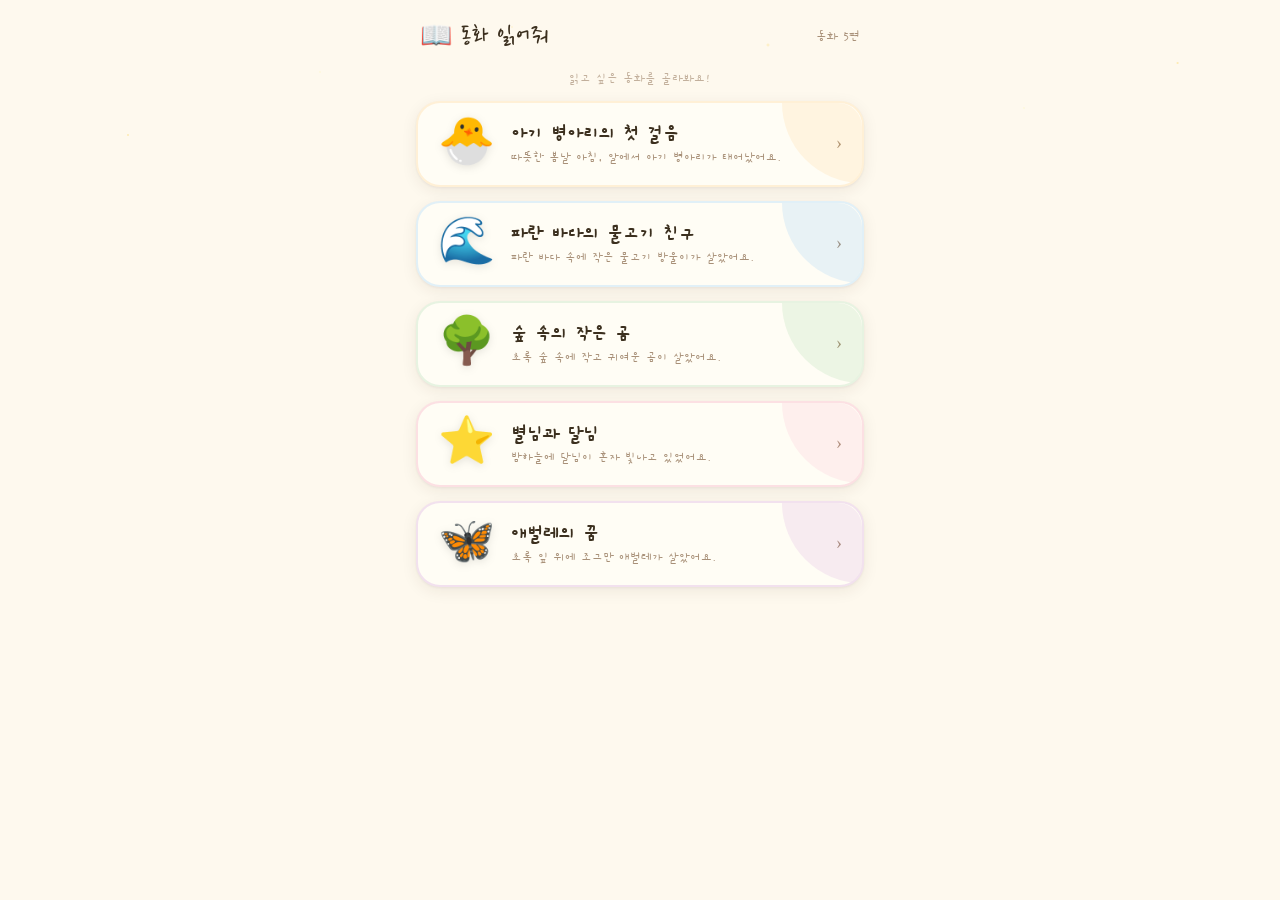
<file: story-reader.html>
<!DOCTYPE html>
<html lang="ko">
<head>
<meta charset="UTF-8">
<meta name="viewport" content="width=device-width, initial-scale=1.0, viewport-fit=cover">
<meta name="apple-mobile-web-app-capable" content="yes">
<meta name="apple-mobile-web-app-status-bar-style" content="black-translucent">
<meta name="apple-mobile-web-app-title" content="동화읽기">
<title>🌙 동화 읽어줘</title>
<link href="https://fonts.googleapis.com/css2?family=Gaegu:wght@400;700&family=Nanum+Pen+Script&display=swap" rel="stylesheet">
<style>
:root {
  --sky: #fef9ee;
  --cloud: #fff8e7;
  --paper: #fffdf5;
  --ink: #3b2f1e;
  --ink2: #6b5540;
  --ink3: #a89078;
  --accent: #ff7043;
  --accent2: #ffb74d;
  --green: #66bb6a;
  --blue: #42a5f5;
  --pink: #f48fb1;
  --purple: #ba68c8;
  --highlight: rgba(255, 220, 80, 0.45);
  --highlight-active: rgba(255, 180, 40, 0.6);
  --safe-top: env(safe-area-inset-top, 0px);
  --safe-bottom: env(safe-area-inset-bottom, 0px);
}

* { box-sizing: border-box; margin: 0; padding: 0; -webkit-tap-highlight-color: transparent; }

body {
  font-family: 'Gaegu', cursive;
  background: var(--sky);
  color: var(--ink);
  min-height: 100vh;
  overflow-x: hidden;
}

/* Starry bg dots */
body::before {
  content: '';
  position: fixed;
  inset: 0;
  background-image:
    radial-gradient(1.5px 1.5px at 10% 15%, #ffd54f88 0%, transparent 100%),
    radial-gradient(1px 1px at 25% 8%, #fff59d88 0%, transparent 100%),
    radial-gradient(2px 2px at 60% 5%, #ffe08288 0%, transparent 100%),
    radial-gradient(1px 1px at 80% 12%, #fff59d88 0%, transparent 100%),
    radial-gradient(1.5px 1.5px at 92% 7%, #ffd54f88 0%, transparent 100%),
    radial-gradient(1px 1px at 40% 3%, #ffe08288 0%, transparent 100%);
  pointer-events: none;
  z-index: 0;
}

.app {
  max-width: 480px;
  margin: 0 auto;
  padding: calc(var(--safe-top) + 12px) 0 calc(var(--safe-bottom) + 80px);
  position: relative;
  z-index: 1;
}

/* Top bar */
.topbar {
  display: flex;
  align-items: center;
  justify-content: space-between;
  padding: 8px 20px 12px;
}

.app-title {
  font-family: 'Nanum Pen Script', cursive;
  font-size: 26px;
  color: var(--ink);
  letter-spacing: 1px;
}

.story-count {
  font-size: 13px;
  color: var(--ink3);
}

/* Story list (home) */
.story-list {
  padding: 0 16px;
  display: flex;
  flex-direction: column;
  gap: 14px;
}

.story-card {
  background: var(--paper);
  border-radius: 24px;
  padding: 18px 20px;
  border: 2.5px solid transparent;
  cursor: pointer;
  transition: transform 0.15s, box-shadow 0.15s;
  box-shadow: 0 4px 16px rgba(60,40,20,0.08), 0 1px 3px rgba(60,40,20,0.06);
  display: flex;
  align-items: center;
  gap: 16px;
  position: relative;
  overflow: hidden;
}

.story-card::before {
  content: '';
  position: absolute;
  top: 0; right: 0;
  width: 80px; height: 80px;
  border-radius: 0 24px 0 80px;
  opacity: 0.12;
}

.story-card.c1 { border-color: #ffcc8044; }
.story-card.c1::before { background: var(--accent2); }
.story-card.c2 { border-color: #90caf944; }
.story-card.c2::before { background: var(--blue); }
.story-card.c3 { border-color: #a5d6a744; }
.story-card.c3::before { background: var(--green); }
.story-card.c4 { border-color: #f48fb144; }
.story-card.c4::before { background: var(--pink); }
.story-card.c5 { border-color: #ce93d844; }
.story-card.c5::before { background: var(--purple); }

.story-card:active { transform: scale(0.97); }

.story-emoji {
  font-size: 46px;
  line-height: 1;
  flex-shrink: 0;
  filter: drop-shadow(0 2px 4px rgba(0,0,0,0.1));
}

.story-info { flex: 1; min-width: 0; }

.story-title {
  font-size: 20px;
  font-weight: 700;
  color: var(--ink);
  margin-bottom: 4px;
  line-height: 1.2;
}

.story-preview {
  font-size: 13px;
  color: var(--ink3);
  white-space: nowrap;
  overflow: hidden;
  text-overflow: ellipsis;
}

.story-arrow {
  font-size: 18px;
  color: var(--ink3);
  flex-shrink: 0;
}

/* Reader page */
.reader-page {
  display: none;
  flex-direction: column;
  height: 100vh;
  height: -webkit-fill-available;
}

.reader-page.show { display: flex; }

.reader-header {
  display: flex;
  align-items: center;
  gap: 12px;
  padding: calc(var(--safe-top) + 10px) 16px 10px;
  background: var(--sky);
  flex-shrink: 0;
}

.back-btn {
  width: 40px;
  height: 40px;
  border-radius: 50%;
  border: 2px solid #e0d0b8;
  background: var(--paper);
  font-size: 18px;
  cursor: pointer;
  display: flex;
  align-items: center;
  justify-content: center;
  flex-shrink: 0;
  transition: transform 0.12s;
  color: var(--ink);
}
.back-btn:active { transform: scale(0.9); }

.reader-title {
  font-family: 'Nanum Pen Script', cursive;
  font-size: 22px;
  flex: 1;
  color: var(--ink);
}

.reader-emoji-small { font-size: 26px; }

/* Pages area */
.pages-area {
  flex: 1;
  overflow-y: auto;
  padding: 10px 18px 20px;
  -webkit-overflow-scrolling: touch;
}

.page-block {
  background: var(--paper);
  border-radius: 22px;
  padding: 22px 20px;
  margin-bottom: 16px;
  box-shadow: 0 3px 12px rgba(60,40,20,0.07);
  position: relative;
}

.page-num {
  position: absolute;
  top: 12px;
  right: 16px;
  font-size: 11px;
  color: var(--ink3);
  opacity: 0.6;
}

.page-illust {
  font-size: 52px;
  text-align: center;
  margin-bottom: 14px;
  line-height: 1;
  filter: drop-shadow(0 3px 6px rgba(0,0,0,0.1));
  animation: float 3s ease-in-out infinite;
}

@keyframes float {
  0%, 100% { transform: translateY(0); }
  50% { transform: translateY(-6px); }
}

.sentences {
  display: flex;
  flex-direction: column;
  gap: 10px;
}

.sentence {
  font-size: 22px;
  line-height: 1.65;
  color: var(--ink);
  padding: 10px 14px;
  border-radius: 14px;
  cursor: pointer;
  transition: background 0.15s, transform 0.1s;
  border: 2px solid transparent;
  word-break: keep-all;
  position: relative;
}

.sentence:active { transform: scale(0.98); }

.sentence.speaking {
  background: var(--highlight-active);
  border-color: #ffb300;
  animation: pulse-glow 0.6s ease-in-out infinite alternate;
}

.sentence.read {
  background: var(--highlight);
}

@keyframes pulse-glow {
  from { box-shadow: 0 0 0 0 rgba(255,179,0,0.25); }
  to { box-shadow: 0 0 0 8px rgba(255,179,0,0); }
}

/* Word highlight inside sentence */
.word {
  display: inline;
  border-radius: 4px;
  transition: background 0.1s;
  padding: 0 1px;
}
.word.active {
  background: #ff8f00;
  color: #fff;
  border-radius: 4px;
}

/* Controls bar */
.controls {
  background: var(--paper);
  border-top: 2px solid #f0e4d0;
  padding: 10px 20px calc(var(--safe-bottom) + 12px);
  display: flex;
  align-items: center;
  justify-content: space-between;
  gap: 12px;
  flex-shrink: 0;
}

.ctrl-btn {
  width: 48px;
  height: 48px;
  border-radius: 50%;
  border: 2px solid #e0d0b8;
  background: var(--sky);
  font-size: 20px;
  cursor: pointer;
  display: flex;
  align-items: center;
  justify-content: center;
  transition: transform 0.12s, background 0.12s;
  color: var(--ink);
}
.ctrl-btn:active { transform: scale(0.9); background: #f0e4d0; }
.ctrl-btn.active { background: var(--accent); border-color: var(--accent); color: #fff; }

.speed-wrap {
  display: flex;
  flex-direction: column;
  align-items: center;
  gap: 2px;
  flex: 1;
}

.speed-label {
  font-size: 11px;
  color: var(--ink3);
}

.speed-slider {
  width: 100%;
  accent-color: var(--accent);
  height: 4px;
}

.read-all-btn {
  background: var(--accent);
  color: #fff;
  border: none;
  border-radius: 22px;
  padding: 10px 20px;
  font-family: 'Gaegu', cursive;
  font-size: 16px;
  font-weight: 700;
  cursor: pointer;
  transition: transform 0.12s, background 0.12s;
  white-space: nowrap;
  box-shadow: 0 3px 10px rgba(255,112,67,0.35);
}
.read-all-btn:active { transform: scale(0.95); }
.read-all-btn.stop { background: #ef5350; box-shadow: 0 3px 10px rgba(239,83,80,0.35); }

/* Hint */
.hint {
  text-align: center;
  font-size: 13px;
  color: var(--ink3);
  padding: 6px 0 2px;
  opacity: 0.7;
}

/* Home visible / hidden */
.home-page { display: block; }
.home-page.hidden { display: none; }
</style>
</head>
<body>

<!-- HOME PAGE -->
<div class="app home-page" id="home-page">
  <div class="topbar">
    <div class="app-title">📖 동화 읽어줘</div>
    <div class="story-count">동화 5편</div>
  </div>
  <div class="hint" style="margin-bottom:12px;">읽고 싶은 동화를 골라봐요!</div>
  <div class="story-list" id="story-list"></div>
</div>

<!-- READER PAGE -->
<div class="reader-page" id="reader-page">
  <div class="reader-header">
    <button class="back-btn" onclick="goHome()">←</button>
    <div class="reader-title" id="reader-title"></div>
    <div class="reader-emoji-small" id="reader-emoji"></div>
  </div>
  <div class="pages-area" id="pages-area"></div>
  <div class="hint" id="hint-text">문장을 터치하면 읽어줘요 ✨</div>
  <div class="controls">
    <button class="ctrl-btn" id="btn-slower" onclick="changeSpeed(-0.1)" title="느리게">🐢</button>
    <div class="speed-wrap">
      <div class="speed-label" id="speed-label">속도 보통</div>
      <input type="range" class="speed-slider" min="0.5" max="1.8" step="0.1" value="0.9" id="speed-slider" oninput="onSpeedSlider()">
    </div>
    <button class="ctrl-btn" id="btn-faster" onclick="changeSpeed(0.1)" title="빠르게">🐇</button>
    <button class="read-all-btn" id="read-all-btn" onclick="toggleReadAll()">▶ 전체 읽기</button>
  </div>
</div>

<script>
const STORIES = [
  {
    id: 1, color: 'c1',
    emoji: '🐣', title: '아기 병아리의 첫 걸음',
    pages: [
      {
        illust: '🐣',
        sentences: [
          '따뜻한 봄날 아침, 알에서 아기 병아리가 태어났어요.',
          '병아리는 처음으로 눈을 떴어요.',
          '세상이 너무나 넓고 신기했지요.',
        ]
      },
      {
        illust: '🌱',
        sentences: [
          '엄마 닭이 말했어요. "아가야, 걸어봐!"',
          '병아리는 조심조심 한 발을 내밀었어요.',
          '그러다 넘어졌지만, 다시 일어났어요.',
        ]
      },
      {
        illust: '🌸',
        sentences: [
          '드디어 병아리는 혼자 걸을 수 있게 되었어요!',
          '"삐약삐약!" 기쁨에 겨워 소리쳤지요.',
          '엄마 닭도 함께 기뻐했답니다. 끝.',
        ]
      }
    ]
  },
  {
    id: 2, color: 'c2',
    emoji: '🌊', title: '파란 바다의 물고기 친구',
    pages: [
      {
        illust: '🐠',
        sentences: [
          '파란 바다 속에 작은 물고기 방울이가 살았어요.',
          '방울이는 늘 혼자였어요.',
          '친구가 너무 갖고 싶었지요.',
        ]
      },
      {
        illust: '🐡',
        sentences: [
          '어느 날, 복어 친구를 만났어요.',
          '"같이 놀자!" 방울이가 말했어요.',
          '복어는 방글방글 웃으며 고개를 끄덕였어요.',
        ]
      },
      {
        illust: '🌈',
        sentences: [
          '둘은 산호초 사이를 신나게 헤엄쳤어요.',
          '바다 속은 친구와 함께라서 더 예뻤어요.',
          '방울이는 이제 외롭지 않았답니다. 끝.',
        ]
      }
    ]
  },
  {
    id: 3, color: 'c3',
    emoji: '🌳', title: '숲 속의 작은 곰',
    pages: [
      {
        illust: '🐻',
        sentences: [
          '초록 숲 속에 작고 귀여운 곰이 살았어요.',
          '곰은 매일 꿀을 찾아다녔지요.',
          '그런데 오늘은 아무리 찾아도 없었어요.',
        ]
      },
      {
        illust: '🐝',
        sentences: [
          '그때 꿀벌 친구가 나타났어요.',
          '"꿀이 어디 있는지 알려줄게!" 꿀벌이 말했어요.',
          '곰은 꿀벌을 따라 깊은 숲 속으로 들어갔어요.',
        ]
      },
      {
        illust: '🍯',
        sentences: [
          '커다란 나무 속에 달콤한 꿀이 가득했어요!',
          '"우아, 정말 맛있다!" 곰이 외쳤어요.',
          '곰과 꿀벌은 사이좋게 꿀을 나눠 먹었답니다. 끝.',
        ]
      }
    ]
  },
  {
    id: 4, color: 'c4',
    emoji: '⭐', title: '별님과 달님',
    pages: [
      {
        illust: '🌙',
        sentences: [
          '밤하늘에 달님이 혼자 빛나고 있었어요.',
          '하지만 달님은 조금 외로웠어요.',
          '"친구가 있으면 좋겠다." 달님이 속삭였지요.',
        ]
      },
      {
        illust: '✨',
        sentences: [
          '그때 작은 별 하나가 깜박깜박 나타났어요.',
          '"달님, 나랑 같이 빛날까요?"',
          '달님은 너무 기뻐서 더 환하게 빛났어요.',
        ]
      },
      {
        illust: '🌟',
        sentences: [
          '그날 밤 하늘은 어느 때보다 아름다웠어요.',
          '아이들은 창문 너머로 하늘을 바라보았어요.',
          '"와, 오늘 밤하늘 정말 예쁘다!" 끝.',
        ]
      }
    ]
  },
  {
    id: 5, color: 'c5',
    emoji: '🦋', title: '애벌레의 꿈',
    pages: [
      {
        illust: '🐛',
        sentences: [
          '초록 잎 위에 조그만 애벌레가 살았어요.',
          '애벌레는 꿈이 있었어요.',
          '"나도 언젠가 하늘을 날 거야!"',
        ]
      },
      {
        illust: '🫘',
        sentences: [
          '애벌레는 고치 속으로 들어갔어요.',
          '조금 무섭고 답답했지만 참았어요.',
          '열심히 기다리고 또 기다렸지요.',
        ]
      },
      {
        illust: '🦋',
        sentences: [
          '드디어 고치에서 예쁜 나비가 나왔어요!',
          '날개를 펼치니 알록달록 무늬가 반짝였어요.',
          '나비는 꿈꾸던 하늘을 자유롭게 날았답니다. 끝.',
        ]
      }
    ]
  }
];

let currentStory = null;
let synth = window.speechSynthesis;
let currentUtterance = null;
let isReadingAll = false;
let allSentences = [];
let currentSentenceIdx = 0;
let speechRate = 0.9;
let voices = [];
let readSet = new Set();

function loadVoices() {
  voices = synth.getVoices();
}
loadVoices();
if (speechSynthesis.onvoiceschanged !== undefined) {
  speechSynthesis.onvoiceschanged = loadVoices;
}

function getBestVoice() {
  const koVoice = voices.find(v => v.lang.startsWith('ko'));
  return koVoice || voices[0] || null;
}

// Build home
function buildHome() {
  const list = document.getElementById('story-list');
  list.innerHTML = '';
  STORIES.forEach(story => {
    const card = document.createElement('div');
    card.className = `story-card ${story.color}`;
    card.onclick = () => openStory(story);
    card.innerHTML = `
      <div class="story-emoji">${story.emoji}</div>
      <div class="story-info">
        <div class="story-title">${story.title}</div>
        <div class="story-preview">${story.pages[0].sentences[0]}</div>
      </div>
      <div class="story-arrow">›</div>
    `;
    list.appendChild(card);
  });
}

function openStory(story) {
  currentStory = story;
  readSet = new Set();
  stopSpeech();

  document.getElementById('reader-title').textContent = story.title;
  document.getElementById('reader-emoji').textContent = story.emoji;

  const area = document.getElementById('pages-area');
  area.innerHTML = '';
  allSentences = [];

  story.pages.forEach((page, pi) => {
    const block = document.createElement('div');
    block.className = 'page-block';
    block.innerHTML = `<div class="page-num">${pi + 1} / ${story.pages.length}</div>
      <div class="page-illust" style="animation-delay:${pi*0.3}s">${page.illust}</div>
      <div class="sentences"></div>`;
    const sentWrap = block.querySelector('.sentences');

    page.sentences.forEach((text, si) => {
      const idx = allSentences.length;
      allSentences.push({ text, el: null });

      const el = document.createElement('div');
      el.className = 'sentence';
      el.dataset.idx = idx;
      el.textContent = text;
      el.onclick = () => speakSentence(idx);
      sentWrap.appendChild(el);
      allSentences[idx].el = el;
    });

    area.appendChild(block);
  });

  document.getElementById('home-page').classList.add('hidden');
  document.getElementById('reader-page').classList.add('show');
  updateReadAllBtn();
}

function goHome() {
  stopSpeech();
  document.getElementById('reader-page').classList.remove('show');
  document.getElementById('home-page').classList.remove('hidden');
  currentStory = null;
}

function speakSentence(idx, fromReadAll = false) {
  if (!fromReadAll) {
    isReadingAll = false;
    updateReadAllBtn();
  }
  synth.cancel();

  const item = allSentences[idx];
  if (!item) return;

  allSentences.forEach(s => s.el.classList.remove('speaking'));
  item.el.classList.add('speaking');
  item.el.scrollIntoView({ behavior: 'smooth', block: 'center' });

  currentSentenceIdx = idx;

  const utt = new SpeechSynthesisUtterance(item.text);
  utt.lang = 'ko-KR';
  utt.rate = parseFloat(speechRate);
  utt.pitch = 1.15;
  const voice = getBestVoice();
  if (voice) utt.voice = voice;

  utt.onend = () => {
    item.el.classList.remove('speaking');
    readSet.add(idx);
    item.el.classList.add('read');
    if (isReadingAll) {
      const next = idx + 1;
      if (next < allSentences.length) {
        setTimeout(() => speakSentence(next, true), 300);
      } else {
        isReadingAll = false;
        updateReadAllBtn();
      }
    }
  };

  utt.onerror = () => {
    item.el.classList.remove('speaking');
    isReadingAll = false;
    updateReadAllBtn();
  };

  currentUtterance = utt;
  synth.speak(utt);
}

function stopSpeech() {
  isReadingAll = false;
  synth.cancel();
  if (allSentences.length) {
    allSentences.forEach(s => s.el && s.el.classList.remove('speaking'));
  }
  updateReadAllBtn();
}

function toggleReadAll() {
  if (isReadingAll) {
    stopSpeech();
  } else {
    isReadingAll = true;
    updateReadAllBtn();
    speakSentence(0, true);
  }
}

function updateReadAllBtn() {
  const btn = document.getElementById('read-all-btn');
  if (isReadingAll) {
    btn.textContent = '■ 멈추기';
    btn.classList.add('stop');
  } else {
    btn.textContent = '▶ 전체 읽기';
    btn.classList.remove('stop');
  }
}

function changeSpeed(delta) {
  const slider = document.getElementById('speed-slider');
  let val = parseFloat(slider.value) + delta;
  val = Math.min(1.8, Math.max(0.5, Math.round(val * 10) / 10));
  slider.value = val;
  speechRate = val;
  updateSpeedLabel(val);
}

function onSpeedSlider() {
  const val = parseFloat(document.getElementById('speed-slider').value);
  speechRate = val;
  updateSpeedLabel(val);
}

function updateSpeedLabel(val) {
  const labels = { 0.5:'느리게 🐢', 0.6:'느리게 🐢', 0.7:'조금 느리게', 0.8:'조금 느리게', 0.9:'보통', 1.0:'보통', 1.1:'조금 빠르게', 1.2:'조금 빠르게', 1.3:'빠르게 🐇', 1.4:'빠르게 🐇', 1.5:'아주 빠르게', 1.6:'아주 빠르게', 1.7:'매우 빠르게', 1.8:'매우 빠르게' };
  const key = Math.round(val * 10) / 10;
  document.getElementById('speed-label').textContent = '속도 ' + (labels[key] || '보통');
}

buildHome();
</script>
</body>
</html>
</file>
